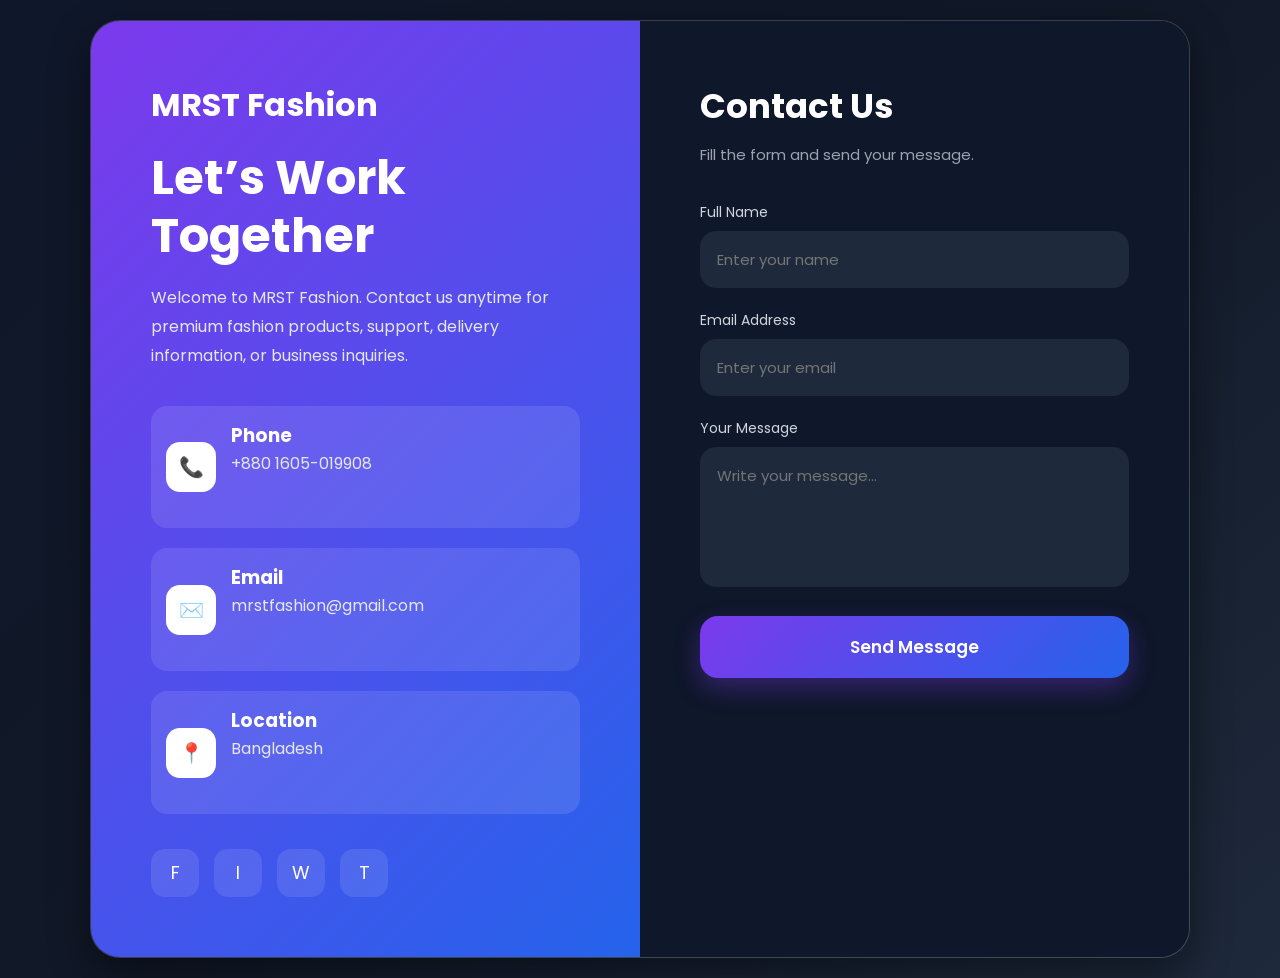
<file: contact.html>
<!DOCTYPE html>
<html lang="en">
<head>
  <meta charset="UTF-8" />
  <meta name="viewport" content="width=device-width, initial-scale=1.0" />
  <title>MRST Fashion - Contact</title>
  <link rel="preconnect" href="https://fonts.googleapis.com">
  <link rel="preconnect" href="https://fonts.gstatic.com" crossorigin>
  <link href="https://fonts.googleapis.com/css2?family=Poppins:wght@300;400;500;600;700&display=swap" rel="stylesheet">

  <style>
    *{
      margin:0;
      padding:0;
      box-sizing:border-box;
      font-family:'Poppins',sans-serif;
    }

    body{
      background:linear-gradient(135deg,#0f172a,#111827,#1e293b);
      color:white;
      min-height:100vh;
      display:flex;
      justify-content:center;
      align-items:center;
      padding:20px;
      overflow-x:hidden;
    }

    .container{
      width:100%;
      max-width:1100px;
      background:rgba(255,255,255,0.08);
      border:1px solid rgba(255,255,255,0.1);
      backdrop-filter:blur(14px);
      border-radius:30px;
      overflow:hidden;
      display:grid;
      grid-template-columns:1fr 1fr;
      box-shadow:0 15px 40px rgba(0,0,0,0.45);
      animation:fadeIn 1s ease;
    }

    @keyframes fadeIn{
      from{
        opacity:0;
        transform:translateY(20px);
      }
      to{
        opacity:1;
        transform:translateY(0);
      }
    }

    .left{
      padding:60px;
      background:linear-gradient(135deg,#7c3aed,#2563eb);
      position:relative;
    }

    .logo{
      font-size:32px;
      font-weight:700;
      margin-bottom:20px;
    }

    .left h1{
      font-size:48px;
      line-height:1.2;
      margin-bottom:20px;
    }

    .left p{
      color:#e5e7eb;
      line-height:1.8;
      margin-bottom:35px;
    }

    .info-box{
      display:flex;
      align-items:center;
      gap:15px;
      margin-bottom:20px;
      background:rgba(255,255,255,0.1);
      padding:15px;
      border-radius:16px;
      transition:0.3s;
    }

    .info-box:hover{
      transform:translateX(8px);
      background:rgba(255,255,255,0.15);
    }

    .icon{
      width:50px;
      height:50px;
      border-radius:14px;
      background:white;
      color:#111827;
      display:flex;
      align-items:center;
      justify-content:center;
      font-size:20px;
      font-weight:bold;
    }

    .right{
      padding:60px;
      background:#0f172a;
    }

    .right h2{
      font-size:34px;
      margin-bottom:10px;
    }

    .right span{
      color:#9ca3af;
      font-size:15px;
    }

    form{
      margin-top:35px;
    }

    .input-group{
      margin-bottom:22px;
    }

    .input-group label{
      display:block;
      margin-bottom:8px;
      color:#d1d5db;
      font-size:14px;
    }

    .input-group input,
    .input-group textarea{
      width:100%;
      padding:16px;
      border:none;
      outline:none;
      border-radius:16px;
      background:#1e293b;
      color:white;
      font-size:15px;
      transition:0.3s;
      border:1px solid transparent;
    }

    .input-group input:focus,
    .input-group textarea:focus{
      border:1px solid #7c3aed;
      background:#111827;
    }

    textarea{
      min-height:140px;
      resize:none;
    }

    button{
      width:100%;
      padding:18px;
      border:none;
      border-radius:18px;
      background:linear-gradient(135deg,#7c3aed,#2563eb);
      color:white;
      font-size:17px;
      font-weight:600;
      cursor:pointer;
      transition:0.3s;
      box-shadow:0 10px 25px rgba(124,58,237,0.35);
    }

    button:hover{
      transform:translateY(-3px);
      opacity:0.95;
    }

    .success{
      margin-top:20px;
      background:#16a34a;
      padding:14px;
      border-radius:14px;
      display:none;
      text-align:center;
      font-weight:500;
    }

    .socials{
      margin-top:35px;
      display:flex;
      gap:15px;
    }

    .socials a{
      width:48px;
      height:48px;
      border-radius:14px;
      background:rgba(255,255,255,0.1);
      display:flex;
      align-items:center;
      justify-content:center;
      color:white;
      text-decoration:none;
      font-size:18px;
      transition:0.3s;
    }

    .socials a:hover{
      background:white;
      color:#111827;
      transform:translateY(-5px);
    }

    @media(max-width:900px){
      .container{
        grid-template-columns:1fr;
      }

      .left,
      .right{
        padding:40px 25px;
      }

      .left h1{
        font-size:34px;
      }
    }
  </style>
</head>
<body>

  <div class="container">

    <div class="left">
      <div class="logo">MRST Fashion</div>

      <h1>Let’s Work Together</h1>

      <p>
        Welcome to MRST Fashion. Contact us anytime for premium fashion products,
        support, delivery information, or business inquiries.
      </p>

      <div class="info-box">
        <div class="icon">📞</div>
        <div>
          <h3>Phone</h3>
          <p>+880 1605-019908</p>
        </div>
      </div>

      <div class="info-box">
        <div class="icon">✉️</div>
        <div>
          <h3>Email</h3>
          <p>mrstfashion@gmail.com</p>
        </div>
      </div>

      <div class="info-box">
        <div class="icon">📍</div>
        <div>
          <h3>Location</h3>
          <p>Bangladesh</p>
        </div>
      </div>

      <div class="socials">
        <a href="#">F</a>
        <a href="#">I</a>
        <a href="#">W</a>
        <a href="#">T</a>
      </div>
    </div>

    <div class="right">
      <h2>Contact Us</h2>
      <span>Fill the form and send your message.</span>

      <form id="contactForm">

        <div class="input-group">
          <label>Full Name</label>
          <input type="text" placeholder="Enter your name" required>
        </div>

        <div class="input-group">
          <label>Email Address</label>
          <input type="email" placeholder="Enter your email" required>
        </div>

        <div class="input-group">
          <label>Your Message</label>
          <textarea placeholder="Write your message..." required></textarea>
        </div>

        <button type="submit">Send Message</button>

        <div class="success" id="successMsg">
          ✅ Message Sent Successfully!
        </div>

      </form>
    </div>

  </div>

  <script>
    const form = document.getElementById('contactForm');
    const success = document.getElementById('successMsg');

    form.addEventListener('submit', function(e){
      e.preventDefault();

      success.style.display = 'block';

      setTimeout(()=>{
        success.style.display = 'none';
      },3000);

      form.reset();
    });
  </script>

</body>
</html>
</file>
